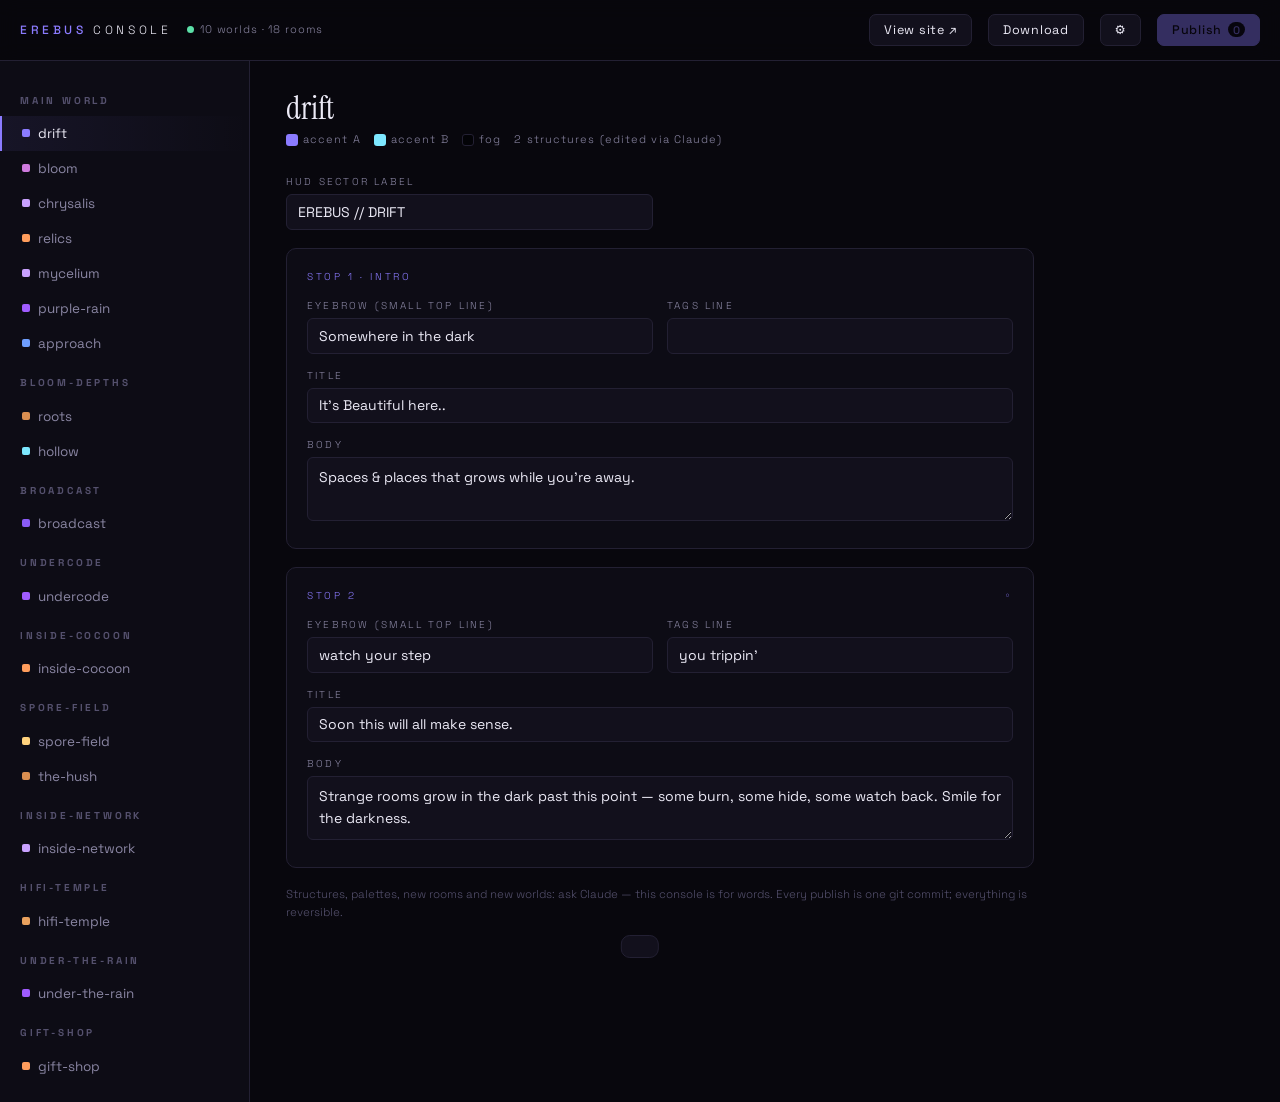
<file: console.html>
<!doctype html>
<html lang="en">
<head>
<meta charset="utf-8" />
<meta name="viewport" content="width=device-width, initial-scale=1" />
<title>EREBUS — Console</title>
<meta name="robots" content="noindex, nofollow" />
<meta name="color-scheme" content="dark" />
<link rel="preconnect" href="https://fonts.googleapis.com" />
<link rel="preconnect" href="https://fonts.gstatic.com" crossorigin />
<link href="https://fonts.googleapis.com/css2?family=Instrument+Serif:ital@0;1&family=Space+Grotesk:wght@300;400;500&display=swap" rel="stylesheet" />
<style>
/* ============================================================
   EREBUS CONSOLE — a tiny CMS for data-driven worlds.
   Reusable: point CONFIG (in the script) at any repo + site
   that follows the world.json pattern.
   ============================================================ */
:root{
  --bg:#08070d; --panel:#0d0c15; --panel-2:#12101c; --line:#232033;
  --ink:#eceaf6; --dim:#8a86a3; --ghost:#55516e;
  --violet:#8b7bff; --cyan:#7de8ff; --warn:#ffb35c; --ok:#5ce0a8;
  --font-body:"Space Grotesk",system-ui,sans-serif;
  --font-display:"Instrument Serif",Georgia,serif;
  --ease:cubic-bezier(.22,1,.36,1);
}
*{margin:0;padding:0;box-sizing:border-box}
body{background:var(--bg);color:var(--ink);font-family:var(--font-body);font-weight:300;font-size:14px;line-height:1.55;-webkit-font-smoothing:antialiased}
::selection{background:var(--violet);color:#06060c}
button{font-family:var(--font-body);cursor:pointer}
input,textarea{font-family:var(--font-body);color:var(--ink);background:var(--panel-2);border:1px solid var(--line);border-radius:6px;padding:.55em .75em;font-size:14px;width:100%;transition:border-color .2s}
input:focus,textarea:focus{outline:none;border-color:var(--violet)}
textarea{resize:vertical;min-height:64px;line-height:1.6}
label{display:block;font-size:10px;letter-spacing:.22em;text-transform:uppercase;color:var(--dim);margin:0 0 .45em}

/* topbar */
.topbar{position:sticky;top:0;z-index:10;display:flex;align-items:center;gap:1rem;padding:14px 20px;background:rgba(8,7,13,.92);backdrop-filter:blur(10px);border-bottom:1px solid var(--line)}
.wordmark{font-size:12px;letter-spacing:.3em;text-transform:uppercase}
.wordmark b{font-weight:500;color:var(--violet)}
.status{display:flex;align-items:center;gap:.5em;font-size:11px;color:var(--dim);letter-spacing:.08em}
.dot{width:7px;height:7px;border-radius:50%;background:var(--ghost);transition:background .3s}
.dot.ok{background:var(--ok)} .dot.warn{background:var(--warn)} .dot.err{background:#ff6b6b}
.spacer{flex:1}
.btn{border:1px solid var(--line);background:var(--panel-2);color:var(--ink);border-radius:7px;padding:.55em 1.1em;font-size:12.5px;letter-spacing:.06em;transition:all .2s}
.btn:hover{border-color:var(--ghost)}
.btn.primary{background:var(--violet);border-color:var(--violet);color:#0a0812;font-weight:500}
.btn.primary:hover{filter:brightness(1.12)}
.btn.primary:disabled{opacity:.35;cursor:not-allowed;filter:none}
.badge{display:inline-block;min-width:1.5em;text-align:center;background:#0a0812;color:var(--violet);border-radius:99px;padding:.05em .45em;font-size:11px;margin-left:.5em}

/* layout */
.wrap{display:grid;grid-template-columns:250px 1fr;min-height:calc(100vh - 61px)}
.side{border-right:1px solid var(--line);padding:18px 0;background:var(--panel)}
.side h3{font-size:10px;letter-spacing:.28em;text-transform:uppercase;color:var(--ghost);padding:14px 20px 8px}
.side button.nav{display:block;width:100%;text-align:left;background:none;border:none;color:var(--dim);padding:9px 20px;font-size:13.5px;border-left:2px solid transparent;transition:all .15s}
.side button.nav:hover{color:var(--ink)}
.side button.nav.active{color:var(--ink);border-left-color:var(--violet);background:linear-gradient(90deg,rgba(139,123,255,.08),transparent)}
.side .swatch{display:inline-block;width:8px;height:8px;border-radius:2px;margin-right:.6em;vertical-align:1px}
.main{padding:30px 36px 90px;max-width:820px}

/* room editor */
.room-head{margin-bottom:26px}
.room-head h1{font-family:var(--font-display);font-weight:400;font-size:2rem;line-height:1.1}
.room-head .meta{display:flex;gap:1.2em;align-items:center;margin-top:.5em;font-size:11px;color:var(--dim);letter-spacing:.1em}
.chip{display:inline-flex;align-items:center;gap:.45em}
.chip i{width:12px;height:12px;border-radius:3px;display:inline-block}
.grid-2{display:grid;grid-template-columns:1fr 1fr;gap:14px}
.card{background:var(--panel);border:1px solid var(--line);border-radius:10px;padding:20px;margin-bottom:18px}
.card .card-tag{font-size:10px;letter-spacing:.26em;text-transform:uppercase;color:var(--violet);margin-bottom:14px;display:flex;justify-content:space-between}
.card .field{margin-bottom:14px}
.card .field:last-child{margin-bottom:0}
.sector-row{display:grid;grid-template-columns:1fr 1fr;gap:14px;margin-bottom:18px}

/* token drawer */
.drawer{position:fixed;inset:0;z-index:40;display:none;place-items:center;background:rgba(4,3,8,.8);backdrop-filter:blur(6px)}
.drawer.open{display:grid}
.drawer .box{width:min(480px,90vw);background:var(--panel);border:1px solid var(--line);border-radius:12px;padding:26px}
.drawer h2{font-family:var(--font-display);font-weight:400;font-size:1.5rem;margin-bottom:.4em}
.drawer p{color:var(--dim);font-size:13px;margin-bottom:1em}
.drawer a{color:var(--cyan)}
.drawer .row{display:flex;gap:10px;margin-top:14px}

/* toast */
#toast{position:fixed;bottom:22px;left:50%;transform:translate(-50%,80px);z-index:50;background:var(--panel-2);border:1px solid var(--line);border-radius:9px;padding:.8em 1.4em;font-size:13px;transition:transform .35s var(--ease);max-width:88vw}
#toast.show{transform:translate(-50%,0)}
#toast.ok{border-color:var(--ok)} #toast.err{border-color:#ff6b6b}

.note{font-size:11.5px;color:var(--ghost);margin-top:6px}
@media(max-width:760px){.wrap{grid-template-columns:1fr}.side{display:flex;overflow-x:auto;border-right:none;border-bottom:1px solid var(--line);padding:6px}.side h3{display:none}.side button.nav{white-space:nowrap;border-left:none;border-bottom:2px solid transparent}.side button.nav.active{border-bottom-color:var(--violet)}.main{padding:20px}.grid-2,.sector-row{grid-template-columns:1fr}}
</style>
</head>
<body>
<header class="topbar">
  <span class="wordmark"><b>EREBUS</b> CONSOLE</span>
  <span class="status"><span class="dot" id="dot"></span><span id="status-text">loading worlds…</span></span>
  <span class="spacer"></span>
  <button class="btn" id="btn-view" title="Open the live site">View site ↗</button>
  <button class="btn" id="btn-download" title="Download edited JSON (no token needed)">Download</button>
  <button class="btn" id="btn-token" title="GitHub token settings">⚙</button>
  <button class="btn primary" id="btn-publish" disabled>Publish<span class="badge" id="dirty-count" hidden>0</span></button>
</header>

<div class="wrap">
  <nav class="side" id="side" aria-label="Worlds and rooms"></nav>
  <main class="main" id="main"><p style="color:var(--dim)">Loading the dark…</p></main>
</div>

<div class="drawer" id="drawer" role="dialog" aria-modal="true">
  <div class="box">
    <h2>Publishing key</h2>
    <p>Publishing commits straight to GitHub → the site updates itself in ~30s.
    Create a <a href="https://github.com/settings/personal-access-tokens/new" target="_blank" rel="noopener">fine-grained token</a>:
    Repository access → <b>Only select repositories → erebus</b> → Permissions → <b>Contents: Read and write</b>.
    Paste it below. It is stored <b>only in this browser</b> (localStorage) — nowhere else, ever.</p>
    <label for="token-input">Personal access token</label>
    <input id="token-input" type="password" placeholder="github_pat_…" autocomplete="off" />
    <p class="note">No token? Use <b>Download</b> and hand the file to Claude instead.</p>
    <div class="row">
      <button class="btn" id="token-clear">Forget token</button>
      <span class="spacer"></span>
      <button class="btn" id="token-close">Close</button>
      <button class="btn primary" id="token-save">Save key</button>
    </div>
  </div>
</div>

<div id="toast" role="status"></div>

<script>
/* ========= CONFIG — repoint this console at any world ========= */
const CONFIG = {
  owner: 'psm026',
  repo: 'erebus',
  branch: 'main',
  site: 'https://erebus-two.vercel.app',
  rootWorld: 'world.json',
  maxWorlds: 10,
};
/* =============================================================== */

const $ = (s) => document.querySelector(s);
const worlds = new Map();   // file -> { data, sha, dirty }
let currentFile = null, currentRoom = 0;

const TKEY = 'erebus.console.token';
const token = () => localStorage.getItem(TKEY) || '';

function toast(msg, cls) {
  const t = $('#toast');
  t.textContent = msg;
  t.className = cls || '';
  t.classList.add('show');
  clearTimeout(t._h);
  t._h = setTimeout(() => t.classList.remove('show'), 3400);
}
function setStatus(txt, dotCls) {
  $('#status-text').textContent = txt;
  $('#dot').className = 'dot ' + (dotCls || '');
}

/* ---------- load worlds (root + portals, recursively) ---------- */
async function fetchJSON(file) {
  const r = await fetch('./' + file + '?t=' + Date.now());
  if (!r.ok) throw new Error(file + ' HTTP ' + r.status);
  return r.json();
}
function portalTargets(data) {
  const t = new Set();
  (data.rooms || []).forEach((room) => (room.structures || []).forEach((s) => {
    if (s.kind === 'portal' && s.to && s.to !== 'main' && s.to !== '__back') t.add('world-' + s.to + '.json');
  }));
  return [...t];
}
async function loadAll() {
  const queue = [CONFIG.rootWorld];
  while (queue.length && worlds.size < CONFIG.maxWorlds) {
    const file = queue.shift();
    if (worlds.has(file)) continue;
    try {
      const data = await fetchJSON(file);
      worlds.set(file, { data, dirty: false });
      portalTargets(data).forEach((f) => queue.push(f));
    } catch (e) { console.warn('[console]', e.message); }
  }
  if (!worlds.size) throw new Error('no worlds reachable');
  restoreDrafts();
  currentFile = CONFIG.rootWorld;
  renderSide(); renderRoom();
  setStatus(worlds.size + ' world' + (worlds.size > 1 ? 's' : '') + ' · ' + countRooms() + ' rooms', 'ok');
}
const countRooms = () => [...worlds.values()].reduce((n, w) => n + (w.data.rooms || []).length, 0);

/* ---------- drafts (survive refresh; cleared on publish) ---------- */
function draftKey(f) { return 'erebus.console.draft.' + f; }
function saveDraft(f) { localStorage.setItem(draftKey(f), JSON.stringify(worlds.get(f).data)); }
function restoreDrafts() {
  for (const [f, w] of worlds) {
    const d = localStorage.getItem(draftKey(f));
    if (d) { try { w.data = JSON.parse(d); w.dirty = true; } catch (e) {} }
  }
  refreshDirty();
}
function clearDraft(f) { localStorage.removeItem(draftKey(f)); }

/* ---------- render ---------- */
function worldLabel(f) { return f === 'world.json' ? 'Main world' : f.replace('world-', '').replace('.json', ''); }

function renderSide() {
  const el = $('#side');
  el.innerHTML = '';
  for (const [file, w] of worlds) {
    const h = document.createElement('h3');
    h.textContent = worldLabel(file) + (w.dirty ? ' •' : '');
    el.appendChild(h);
    (w.data.rooms || []).forEach((room, i) => {
      const b = document.createElement('button');
      b.className = 'nav' + (file === currentFile && i === currentRoom ? ' active' : '');
      b.innerHTML = '<span class="swatch" style="background:' + (room.accentA || '#8b7bff') + '"></span>' + (room.id || 'room-' + i);
      b.onclick = () => { currentFile = file; currentRoom = i; renderSide(); renderRoom(); };
      el.appendChild(b);
    });
  }
}

function field(labelTxt, value, oninput, textarea) {
  const wrap = document.createElement('div');
  wrap.className = 'field';
  const l = document.createElement('label');
  l.textContent = labelTxt;
  const inp = document.createElement(textarea ? 'textarea' : 'input');
  inp.value = value || '';
  inp.addEventListener('input', () => { oninput(inp.value); markDirty(); });
  wrap.append(l, inp);
  return wrap;
}

function markDirty() {
  const w = worlds.get(currentFile);
  w.dirty = true;
  saveDraft(currentFile);
  refreshDirty();
}
function refreshDirty() {
  const n = [...worlds.values()].filter((w) => w.dirty).length;
  $('#dirty-count').hidden = n === 0;
  $('#dirty-count').textContent = n;
  $('#btn-publish').disabled = n === 0;
  if (n) setStatus(n + ' world' + (n > 1 ? 's' : '') + ' with unpublished edits', 'warn');
}

function renderRoom() {
  const w = worlds.get(currentFile);
  const room = (w.data.rooms || [])[currentRoom];
  const main = $('#main');
  main.innerHTML = '';
  if (!room) { main.innerHTML = '<p style="color:var(--dim)">No room selected.</p>'; return; }

  const head = document.createElement('div');
  head.className = 'room-head';
  head.innerHTML = '<h1>' + (room.id || 'room') + '</h1>';
  const meta = document.createElement('div');
  meta.className = 'meta';
  meta.innerHTML =
    '<span class="chip"><i style="background:' + room.accentA + '"></i>accent A</span>' +
    '<span class="chip"><i style="background:' + room.accentB + '"></i>accent B</span>' +
    '<span class="chip"><i style="background:' + room.fog + ';border:1px solid var(--line)"></i>fog</span>' +
    '<span>' + (room.structures || []).length + ' structures (edited via Claude)</span>';
  head.appendChild(meta);
  main.appendChild(head);

  const sectorRow = document.createElement('div');
  sectorRow.className = 'sector-row';
  sectorRow.appendChild(field('HUD sector label', room.sector, (v) => room.sector = v));
  main.appendChild(sectorRow);

  (room.stops || []).forEach((stop, si) => {
    const card = document.createElement('div');
    card.className = 'card';
    const tag = document.createElement('div');
    tag.className = 'card-tag';
    tag.innerHTML = '<span>Stop ' + (si + 1) + (stop.variant ? ' · ' + stop.variant : '') + '</span><span>' + (stop.num || '') + '</span>';
    card.appendChild(tag);
    const g1 = document.createElement('div'); g1.className = 'grid-2';
    g1.appendChild(field('Eyebrow (small top line)', stop.eyebrow, (v) => stop.eyebrow = v));
    g1.appendChild(field('Tags line', stop.tags, (v) => stop.tags = v));
    card.appendChild(g1);
    card.appendChild(field('Title', stop.title, (v) => stop.title = v));
    card.appendChild(field('Body', stop.body, (v) => stop.body = v, true));
    if (stop.link) {
      const g2 = document.createElement('div'); g2.className = 'grid-2';
      g2.appendChild(field('Link label', stop.link.label, (v) => stop.link.label = v));
      g2.appendChild(field('Link URL', stop.link.href, (v) => stop.link.href = v));
      card.appendChild(g2);
    }
    main.appendChild(card);
  });

  const note = document.createElement('p');
  note.className = 'note';
  note.textContent = 'Structures, palettes, new rooms and new worlds: ask Claude — this console is for words. Every publish is one git commit; everything is reversible.';
  main.appendChild(note);
}

/* ---------- publish via GitHub API ---------- */
const b64 = (str) => btoa(unescape(encodeURIComponent(str)));

async function publish() {
  if (!token()) { $('#drawer').classList.add('open'); return; }
  const dirty = [...worlds.entries()].filter(([, w]) => w.dirty);
  if (!dirty.length) return;
  $('#btn-publish').disabled = true;
  setStatus('publishing…', 'warn');
  try {
    for (const [file, w] of dirty) {
      const api = 'https://api.github.com/repos/' + CONFIG.owner + '/' + CONFIG.repo + '/contents/' + file;
      const head = { Authorization: 'Bearer ' + token(), Accept: 'application/vnd.github+json' };
      const cur = await fetch(api + '?ref=' + CONFIG.branch, { headers: head });
      if (!cur.ok) throw new Error('read ' + file + ': HTTP ' + cur.status);
      const sha = (await cur.json()).sha;
      const put = await fetch(api, {
        method: 'PUT', headers: head,
        body: JSON.stringify({
          message: 'CONSOLE: text update — ' + worldLabel(file),
          content: b64(JSON.stringify(w.data, null, 2) + '\n'),
          sha, branch: CONFIG.branch,
        }),
      });
      if (!put.ok) throw new Error('write ' + file + ': HTTP ' + put.status);
      w.dirty = false;
      clearDraft(file);
    }
    refreshDirty(); renderSide();
    setStatus('published — live in ~30s', 'ok');
    toast('Published. The dark is updating itself.', 'ok');
  } catch (e) {
    console.error(e);
    setStatus('publish failed', 'err');
    toast(e.message.includes('401') ? 'Token rejected — check it in ⚙ settings.' : 'Publish failed: ' + e.message, 'err');
  }
  refreshDirty();
}

/* ---------- download fallback ---------- */
function download() {
  const w = worlds.get(currentFile);
  const blob = new Blob([JSON.stringify(w.data, null, 2)], { type: 'application/json' });
  const a = document.createElement('a');
  a.href = URL.createObjectURL(blob);
  a.download = currentFile;
  a.click();
  toast('Downloaded ' + currentFile + ' — hand it to Claude to publish.');
}

/* ---------- wiring ---------- */
$('#btn-publish').onclick = publish;
$('#btn-download').onclick = download;
$('#btn-view').onclick = () => window.open(CONFIG.site, '_blank');
$('#btn-token').onclick = () => { $('#token-input').value = token(); $('#drawer').classList.add('open'); };
$('#token-close').onclick = () => $('#drawer').classList.remove('open');
$('#token-save').onclick = () => {
  const v = $('#token-input').value.trim();
  if (v) { localStorage.setItem(TKEY, v); toast('Key saved in this browser only.', 'ok'); }
  $('#drawer').classList.remove('open');
};
$('#token-clear').onclick = () => { localStorage.removeItem(TKEY); $('#token-input').value = ''; toast('Key forgotten.'); };
window.addEventListener('keydown', (e) => {
  if ((e.metaKey || e.ctrlKey) && e.key === 's') { e.preventDefault(); publish(); }
});

loadAll().catch((e) => {
  setStatus('could not load worlds', 'err');
  $('#main').innerHTML = '<p style="color:var(--dim)">Nothing loaded — is this page deployed next to world.json? (' + e.message + ')</p>';
});
</script>
</body>
</html>
</file>
